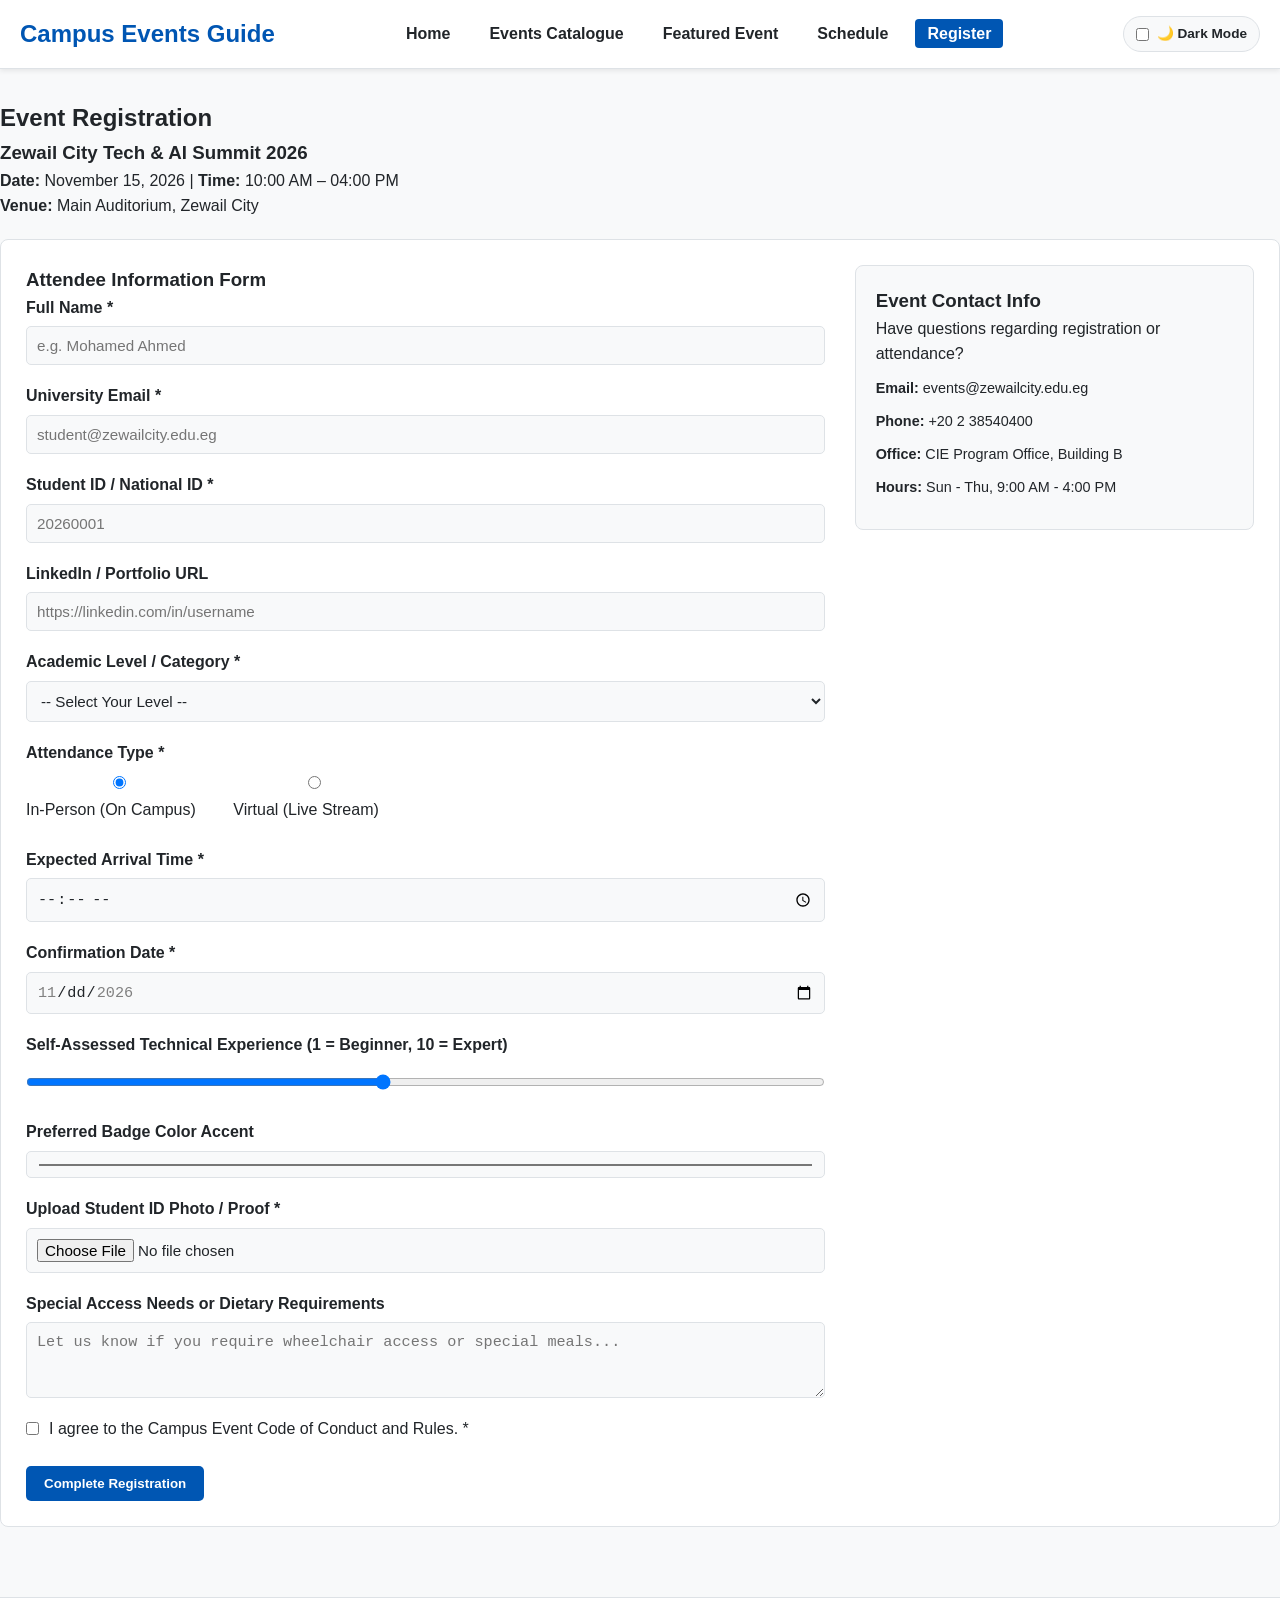
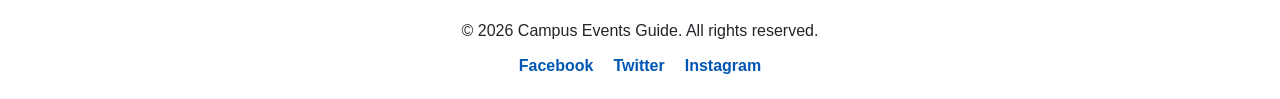
<file: registration.html>
<!DOCTYPE html>
<html lang="en">

<head>
    <meta charset="UTF-8">
    <meta name="viewport" content="width=device-width, initial-scale=1.0">
    <title>Campus Events Guide - Registration</title>
    <link rel="stylesheet" href="style.css">
</head>

<body>

    <header>
        <div class="logo">
            <h1>Campus Events Guide</h1>
        </div>
        <nav>
            <ul>
                <li><a href="index.html">Home</a></li>
                <li><a href="events.html">Events Catalogue</a></li>
                <li><a href="event-details.html">Featured Event</a></li>
                <li><a href="schedule.html">Schedule</a></li>
                <li><a href="registration.html" class="active">Register</a></li>
            </ul>
        </nav>
        <!-- Dark Mode Toggle -->
        <label class="dark-mode-control" for="dark-mode-toggle">
            <input type="checkbox" id="dark-mode-toggle">
            <span>🌙 Dark Mode</span>
        </label>
    </header>

    <main>

        <section class="registration-section">

            <!-- Event Banner Header -->
            <div class="registration-header">
                <h2>Event Registration</h2>
                <div class="featured-event-summary">
                    <h3>Zewail City Tech &amp; AI Summit 2026</h3>
                    <p><strong>Date:</strong> November 15, 2026 | <strong>Time:</strong> 10:00 AM – 04:00 PM</p>
                    <p><strong>Venue:</strong> Main Auditorium, Zewail City</p>
                </div>
            </div>

            <div class="registration-container">

                <!-- Registration Form -->
                <form action="#" method="post" class="event-form">
                    <h3>Attendee Information Form</h3>

                    <!-- 1. Text Input -->
                    <div class="form-group">
                        <label for="full-name">Full Name *</label>
                        <input type="text" id="full-name" name="full_name" required maxlength="60"
                            placeholder="e.g. Mohamed Ahmed">
                    </div>

                    <!-- 2. Email Input -->
                    <div class="form-group">
                        <label for="email">University Email *</label>
                        <input type="email" id="email" name="email" required
                            pattern="[a-z0-9._%+-]+@[a-z0-9.-]+\.[a-z]{2,}$" placeholder="student@zewailcity.edu.eg">
                    </div>

                    <!-- 3. Number Input -->
                    <div class="form-group">
                        <label for="student-id">Student ID / National ID *</label>
                        <input type="number" id="student-id" name="student_id" required min="20200000" max="20279999"
                            placeholder="20260001">
                    </div>

                    <!-- 4. URL Input -->
                    <div class="form-group">
                        <label for="portfolio-url">LinkedIn / Portfolio URL</label>
                        <input type="url" id="portfolio-url" name="portfolio_url"
                            placeholder="https://linkedin.com/in/username">
                    </div>

                    <!-- 5. Select Control -->
                    <div class="form-group">
                        <label for="academic-level">Academic Level / Category *</label>
                        <select id="academic-level" name="academic_level" required>
                            <option value="">-- Select Your Level --</option>
                            <option value="undergraduate">Undergraduate Student</option>
                            <option value="postgraduate">Postgraduate Student</option>
                            <option value="faculty">Faculty Member / Researcher</option>
                            <option value="visitor">External Visitor</option>
                        </select>
                    </div>

                    <!-- 6. Radio Controls -->
                    <div class="form-group">
                        <label>Attendance Type *</label>
                        <div class="radio-group">
                            <label><input type="radio" name="attendance_type" value="in-person" required checked>
                                In-Person (On Campus)</label>
                            <label><input type="radio" name="attendance_type" value="virtual"> Virtual (Live
                                Stream)</label>
                        </div>
                    </div>

                    <!-- 7. Time Input -->
                    <div class="form-group">
                        <label for="arrival-time">Expected Arrival Time *</label>
                        <input type="time" id="arrival-time" name="arrival_time" required min="09:00" max="16:00">
                    </div>

                    <!-- 8. Date Input -->
                    <div class="form-group">
                        <label for="attendance-date">Confirmation Date *</label>
                        <input type="date" id="attendance-date" name="attendance_date" required min="2026-11-01"
                            max="2026-11-15">
                    </div>

                    <!-- 9. Range Control -->
                    <div class="form-group">
                        <label for="experience-level">Self-Assessed Technical Experience (1 = Beginner, 10 =
                            Expert)</label>
                        <input type="range" id="experience-level" name="experience_level" min="1" max="10" value="5">
                    </div>

                    <!-- 10. Color Input -->
                    <div class="form-group">
                        <label for="badge-color">Preferred Badge Color Accent</label>
                        <input type="color" id="badge-color" name="badge_color" value="#0056b3">
                    </div>

                    <!-- 11. File Input -->
                    <div class="form-group">
                        <label for="id-card">Upload Student ID Photo / Proof *</label>
                        <input type="file" id="id-card" name="id_card" required accept="image/*,.pdf">
                    </div>

                    <!-- 12. Textarea Control -->
                    <div class="form-group">
                        <label for="access-needs">Special Access Needs or Dietary Requirements</label>
                        <textarea id="access-needs" name="access_needs" rows="3" maxlength="250"
                            placeholder="Let us know if you require wheelchair access or special meals..."></textarea>
                    </div>

                    <!-- 13. Checkbox Control -->
                    <div class="form-group checkbox-group">
                        <label>
                            <input type="checkbox" name="terms_agreed" required>
                            I agree to the Campus Event Code of Conduct and Rules. *
                        </label>
                    </div>

                    <button type="submit" class="btn btn-primary">Complete Registration</button>
                </form>

                <!-- Contact Information Sidebar -->
                <aside class="contact-info-card">
                    <h3>Event Contact Info</h3>
                    <p>Have questions regarding registration or attendance?</p>
                    <ul>
                        <li><strong>Email:</strong> events@zewailcity.edu.eg</li>
                        <li><strong>Phone:</strong> +20 2 38540400</li>
                        <li><strong>Office:</strong> CIE Program Office, Building B</li>
                        <li><strong>Hours:</strong> Sun - Thu, 9:00 AM - 4:00 PM</li>
                    </ul>
                </aside>

            </div>

        </section>

    </main>

    <!-- Footer Section -->
    <footer>
        <p>&copy; 2026 Campus Events Guide. All rights reserved.</p>
        <ul class="social-links">
            <li><a href="https://facebook.com" target="_blank">Facebook</a></li>
            <li><a href="https://twitter.com" target="_blank">Twitter</a></li>
            <li><a href="https://instagram.com" target="_blank">Instagram</a></li>
        </ul>
    </footer>

</body>

</html>
</file>
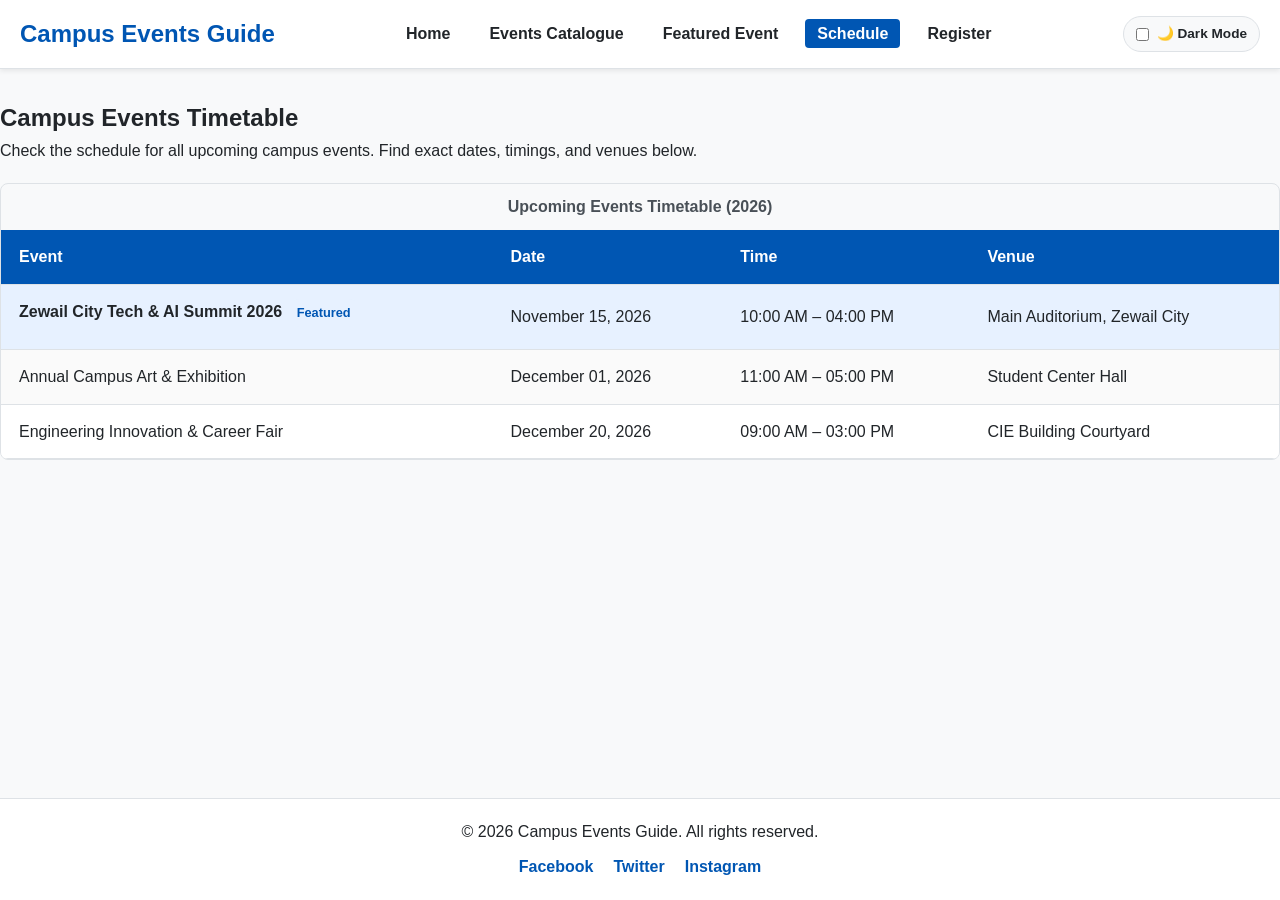
<file: schedule.html>
<!DOCTYPE html>
<html lang="en">

<head>
    <meta charset="UTF-8">
    <meta name="viewport" content="width=device-width, initial-scale=1.0">
    <title>Campus Events Guide - Schedule</title>
    <link rel="stylesheet" href="style.css">
</head>

<body>

    <!-- Header Section -->
    <header>
        <div class="logo">
            <h1>Campus Events Guide</h1>
        </div>
        <nav>
            <ul>
                <li><a href="index.html">Home</a></li>
                <li><a href="events.html">Events Catalogue</a></li>
                <li><a href="event-details.html">Featured Event</a></li>
                <li><a href="schedule.html" class="active">Schedule</a></li>
                <li><a href="registration.html">Register</a></li>
            </ul>
        </nav>
        <!-- Dark Mode Toggle -->
        <label class="dark-mode-control" for="dark-mode-toggle">
            <input type="checkbox" id="dark-mode-toggle">
            <span>🌙 Dark Mode</span>
        </label>
    </header>

    <main>

        <section class="schedule-section">
            <h2>Campus Events Timetable</h2>
            <p>Check the schedule for all upcoming campus events. Find exact dates, timings, and venues below.</p>

            <div class="table-wrapper">
                <table>
                    <caption>Upcoming Events Timetable (2026)</caption>
                    <thead>
                        <tr>
                            <th scope="col">Event</th>
                            <th scope="col">Date</th>
                            <th scope="col">Time</th>
                            <th scope="col">Venue</th>
                        </tr>
                    </thead>
                    <tbody>
                        <tr class="featured-row">
                            <td>
                                <strong>Zewail City Tech &amp; AI Summit 2026</strong>
                                <span class="badge">Featured</span>
                            </td>
                            <td>November 15, 2026</td>
                            <td>10:00 AM – 04:00 PM</td>
                            <td>Main Auditorium, Zewail City</td>
                        </tr>
                        <tr>
                            <td>Annual Campus Art &amp; Exhibition</td>
                            <td>December 01, 2026</td>
                            <td>11:00 AM – 05:00 PM</td>
                            <td>Student Center Hall</td>
                        </tr>
                        <tr>
                            <td>Engineering Innovation &amp; Career Fair</td>
                            <td>December 20, 2026</td>
                            <td>09:00 AM – 03:00 PM</td>
                            <td>CIE Building Courtyard</td>
                        </tr>
                    </tbody>
                </table>
            </div>
        </section>

    </main>

    <!-- Footer Section -->
    <footer>
        <p>&copy; 2026 Campus Events Guide. All rights reserved.</p>
        <ul class="social-links">
            <li><a href="https://facebook.com" target="_blank">Facebook</a></li>
            <li><a href="https://twitter.com" target="_blank">Twitter</a></li>
            <li><a href="https://instagram.com" target="_blank">Instagram</a></li>
        </ul>
    </footer>

</body>

</html>
</file>
<file: style.css>
:root {
    /* Color Palette Variables */
    --bg-primary: #f8f9fa;
    --bg-secondary: #ffffff;
    --bg-card: #ffffff;
    --text-primary: #212529;
    --text-secondary: #495057;
    --accent-color: #0056b3;
    --accent-hover: #003d80;
    --badge-bg: #e7f1ff;
    --badge-text: #0056b3;
    --border-color: #dee2e6;
    --shadow-color: rgba(0, 0, 0, 0.08);
    --table-header-bg: #0056b3;
    --table-header-text: #ffffff;
    --transition-speed: 0.3s;
    --font-family: 'Segoe UI', Tahoma, Geneva, Verdana, sans-serif;
}

/* CSS-Only Dark Mode using :has() pseudo-class */
body:has(#dark-mode-toggle:checked) {
    --bg-primary: #121212;
    --bg-secondary: #1e1e1e;
    --bg-card: #242424;
    --text-primary: #f1f5f9;
    --text-secondary: #cbd5e1;
    --accent-color: #3b82f6;
    --accent-hover: #60a5fa;
    --badge-bg: #1e293b;
    --badge-text: #93c5fd;
    --border-color: #334155;
    --shadow-color: rgba(0, 0, 0, 0.5);
    --table-header-bg: #1e3a8a;
    --table-header-text: #ffffff;
}

/* Reset & General Setup */
* {
    margin: 0;
    padding: 0;
    box-sizing: border-box;
}

html {
    scroll-behavior: smooth;
}

body {
    font-family: var(--font-family);
    background-color: var(--bg-primary);
    color: var(--text-primary);
    line-height: 1.6;
    display: flex;
    flex-direction: column;
    min-height: 100vh;
    transition: background-color var(--transition-speed), color var(--transition-speed);
}

/* Responsive Images & Media */
img,
video {
    max-width: 100%;
    height: auto;
    display: block;
    border-radius: 6px;
}

main {
    flex: 1;
    width: 100%;
    max-width: 1280px;
    margin: 0 auto;
    padding: 20px;
}

header {
    background-color: var(--bg-secondary);
    border-bottom: 1px solid var(--border-color);
    padding: 15px 20px;
    display: flex;
    flex-wrap: wrap;
    justify-content: space-between;
    align-items: center;
    position: sticky;
    top: 0;
    z-index: 1000;
    box-shadow: 0 2px 5px var(--shadow-color);
}

header .logo h1 {
    font-size: 1.5rem;
    color: var(--accent-color);
}

/* Flexbox Navigation */
header nav ul {
    display: flex;
    list-style: none;
    gap: 15px;
    align-items: center;
}

header nav ul li a {
    text-decoration: none;
    color: var(--text-primary);
    font-weight: 600;
    padding: 6px 12px;
    border-radius: 4px;
    transition: background-color var(--transition-speed), color var(--transition-speed);
}

header nav ul li a:hover,
header nav ul li a.active {
    background-color: var(--accent-color);
    color: #ffffff;
}

/* Dark Mode Switch Styling */
.dark-mode-control {
    display: flex;
    align-items: center;
    gap: 8px;
    font-size: 0.85rem;
    font-weight: bold;
    cursor: pointer;
    background-color: var(--bg-primary);
    padding: 6px 12px;
    border: 1px solid var(--border-color);
    border-radius: 20px;
}

.dark-mode-control input {
    cursor: pointer;
}

.btn {
    display: inline-block;
    padding: 10px 18px;
    background-color: var(--accent-color);
    color: #ffffff;
    text-decoration: none;
    border-radius: 5px;
    border: none;
    font-weight: bold;
    cursor: pointer;
    transition: background-color var(--transition-speed), transform var(--transition-speed);
    text-align: center;
}

.btn:hover {
    background-color: var(--accent-hover);
    transform: translateY(-2px);
}

.btn-secondary {
    background-color: var(--text-secondary);
}

.btn-secondary:hover {
    background-color: var(--text-primary);
}

.badge,
.category {
    display: inline-block;
    padding: 4px 10px;
    background-color: var(--badge-bg);
    color: var(--badge-text);
    border-radius: 12px;
    font-size: 0.8rem;
    font-weight: bold;
    margin-bottom: 8px;
}

/* Grid Layout for Event Cards */
.events-grid {
    display: grid;
    grid-template-columns: repeat(auto-fit, minmax(300px, 1fr));
    gap: 25px;
    margin-top: 20px;
}

/* Event Card Design */
.event-card {
    background-color: var(--bg-card);
    border: 1px solid var(--border-color);
    border-radius: 8px;
    overflow: hidden;
    box-shadow: 0 4px 6px var(--shadow-color);
    display: flex;
    flex-direction: column;
    transition: transform var(--transition-speed), box-shadow var(--transition-speed);
}

.event-card:hover {
    transform: translateY(-5px);
    box-shadow: 0 8px 15px var(--shadow-color);
}

.event-card img {
    width: 100%;
    height: 180px;
    object-fit: cover;
    border-radius: 0;
}

.event-card .card-content {
    padding: 18px;
    display: flex;
    flex-direction: column;
    flex: 1;
}

.event-card .card-content h3 {
    font-size: 1.2rem;
    margin-bottom: 10px;
    color: var(--text-primary);
}

.event-card .card-content p {
    font-size: 0.9rem;
    color: var(--text-secondary);
    margin-bottom: 8px;
}

.featured-events .events-grid .event-card.featured .card-content h3 {
    color: var(--accent-color);
    font-size: 1.35rem;
}

.event-card .card-content .btn {
    margin-top: auto;
    align-self: flex-start;
}

.table-wrapper {
    width: 100%;
    overflow-x: auto;
    margin-top: 20px;
    border: 1px solid var(--border-color);
    border-radius: 8px;
}

table {
    width: 100%;
    border-collapse: collapse;
    background-color: var(--bg-card);
    text-align: left;
}

caption {
    padding: 10px;
    font-weight: bold;
    caption-side: top;
    color: var(--text-secondary);
}

th,
td {
    padding: 14px 18px;
    border-bottom: 1px solid var(--border-color);
}

th {
    background-color: var(--table-header-bg);
    color: var(--table-header-text);
    font-weight: 600;
}

tr:nth-child(even) {
    background-color: rgba(0, 0, 0, 0.02);
}

tr.featured-row {
    background-color: var(--badge-bg);
}

/* ==========================================================================
   5. FORMS & INPUTS (EVENT DETAILS & REGISTRATION)
   ========================================================================== */
.registration-container,
.event-details-container {
    background-color: var(--bg-card);
    padding: 25px;
    border-radius: 8px;
    border: 1px solid var(--border-color);
    margin-top: 20px;
}

.details-media-grid {
    display: grid;
    grid-template-columns: 1fr 1fr;
    gap: 20px;
    margin: 20px 0;
}

.form-group {
    margin-bottom: 18px;
    display: flex;
    flex-direction: column;
}

.form-group label {
    font-weight: 600;
    margin-bottom: 6px;
    color: var(--text-primary);
}

.form-group input,
.form-group select,
.form-group textarea {
    padding: 10px;
    border: 1px solid var(--border-color);
    border-radius: 5px;
    background-color: var(--bg-primary);
    color: var(--text-primary);
    font-size: 0.95rem;
    width: 100%;
    transition: border-color var(--transition-speed);
}

.form-group input:focus,
.form-group select:focus,
.form-group textarea:focus {
    outline: none;
    border-color: var(--accent-color);
}

.radio-group {
    display: flex;
    gap: 20px;
}

.radio-group label {
    font-weight: normal;
    cursor: pointer;
}

.checkbox-group label {
    display: flex;
    align-items: center;
    gap: 10px;
    font-weight: normal;
    cursor: pointer;
}

.checkbox-group input {
    width: auto;
}

/* Registration Page Layout */
.registration-container {
    display: grid;
    grid-template-columns: 2fr 1fr;
    gap: 30px;
}

.contact-info-card {
    background-color: var(--bg-primary);
    padding: 20px;
    border-radius: 8px;
    border: 1px solid var(--border-color);
    height: fit-content;
}

.contact-info-card ul {
    list-style: none;
    margin-top: 10px;
}

.contact-info-card li {
    margin-bottom: 10px;
    font-size: 0.9rem;
}

/* ==========================================================================
   6. FOOTER
   ========================================================================== */
footer {
    background-color: var(--bg-secondary);
    border-top: 1px solid var(--border-color);
    padding: 20px;
    text-align: center;
    margin-top: 40px;
}

footer .social-links {
    display: flex;
    justify-content: center;
    list-style: none;
    gap: 20px;
    margin-top: 10px;
}

footer .social-links a {
    color: var(--accent-color);
    text-decoration: none;
    font-weight: 600;
}

footer .social-links a:hover {
    text-decoration: underline;
}

@media (max-width: 767px) {
    header {
        flex-direction: column;
        gap: 12px;
        align-items: flex-start;
    }

    header nav ul {
        flex-wrap: wrap;
        gap: 8px;
    }

    .events-grid {
        grid-template-columns: 1fr;
    }

    .details-media-grid,
    .registration-container {
        grid-template-columns: 1fr;
    }
}

/* Tablet Devices (768px to 1279px) */
@media (min-width: 768px) and (max-width: 1279px) {
    .events-grid {
        grid-template-columns: repeat(2, 1fr);
    }
}

/* Desktop Devices (1280px and above) */
@media (min-width: 1280px) {
    main {
        padding: 30px 0;
    }
}
</file>
